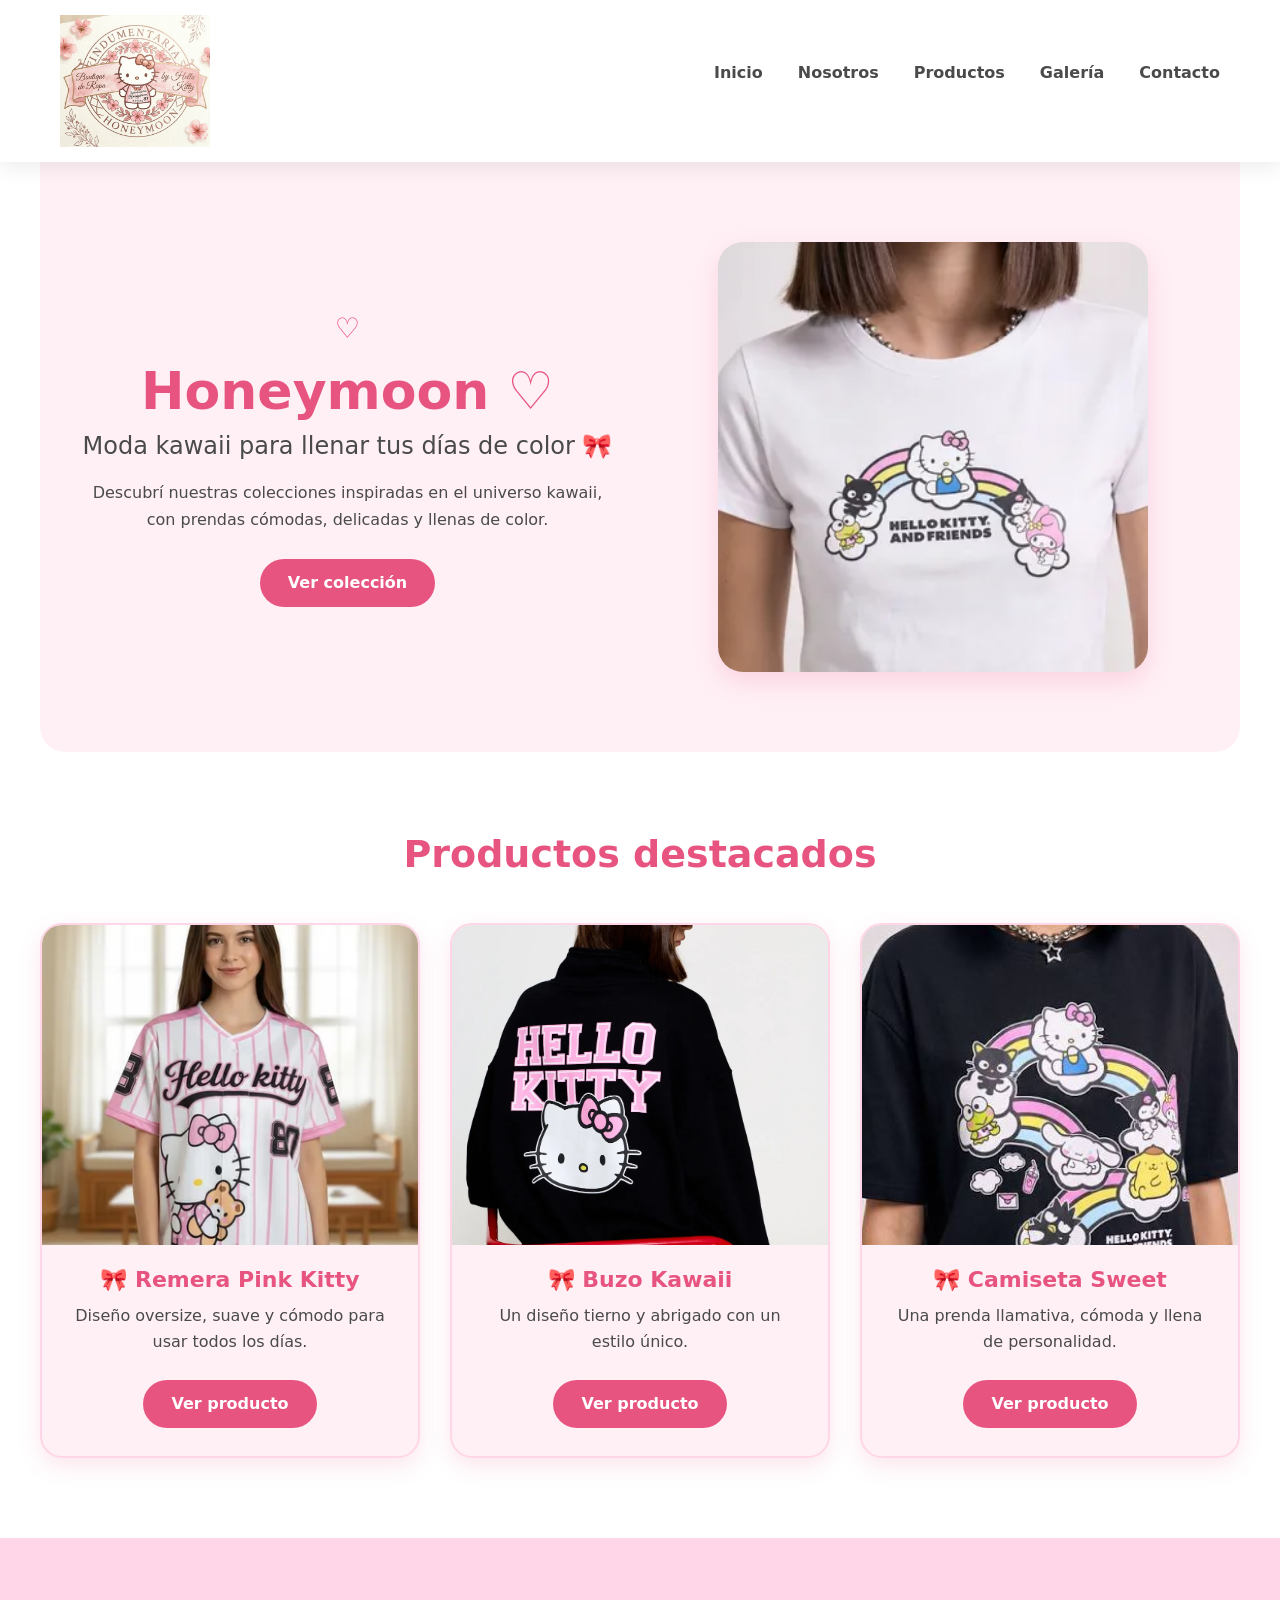
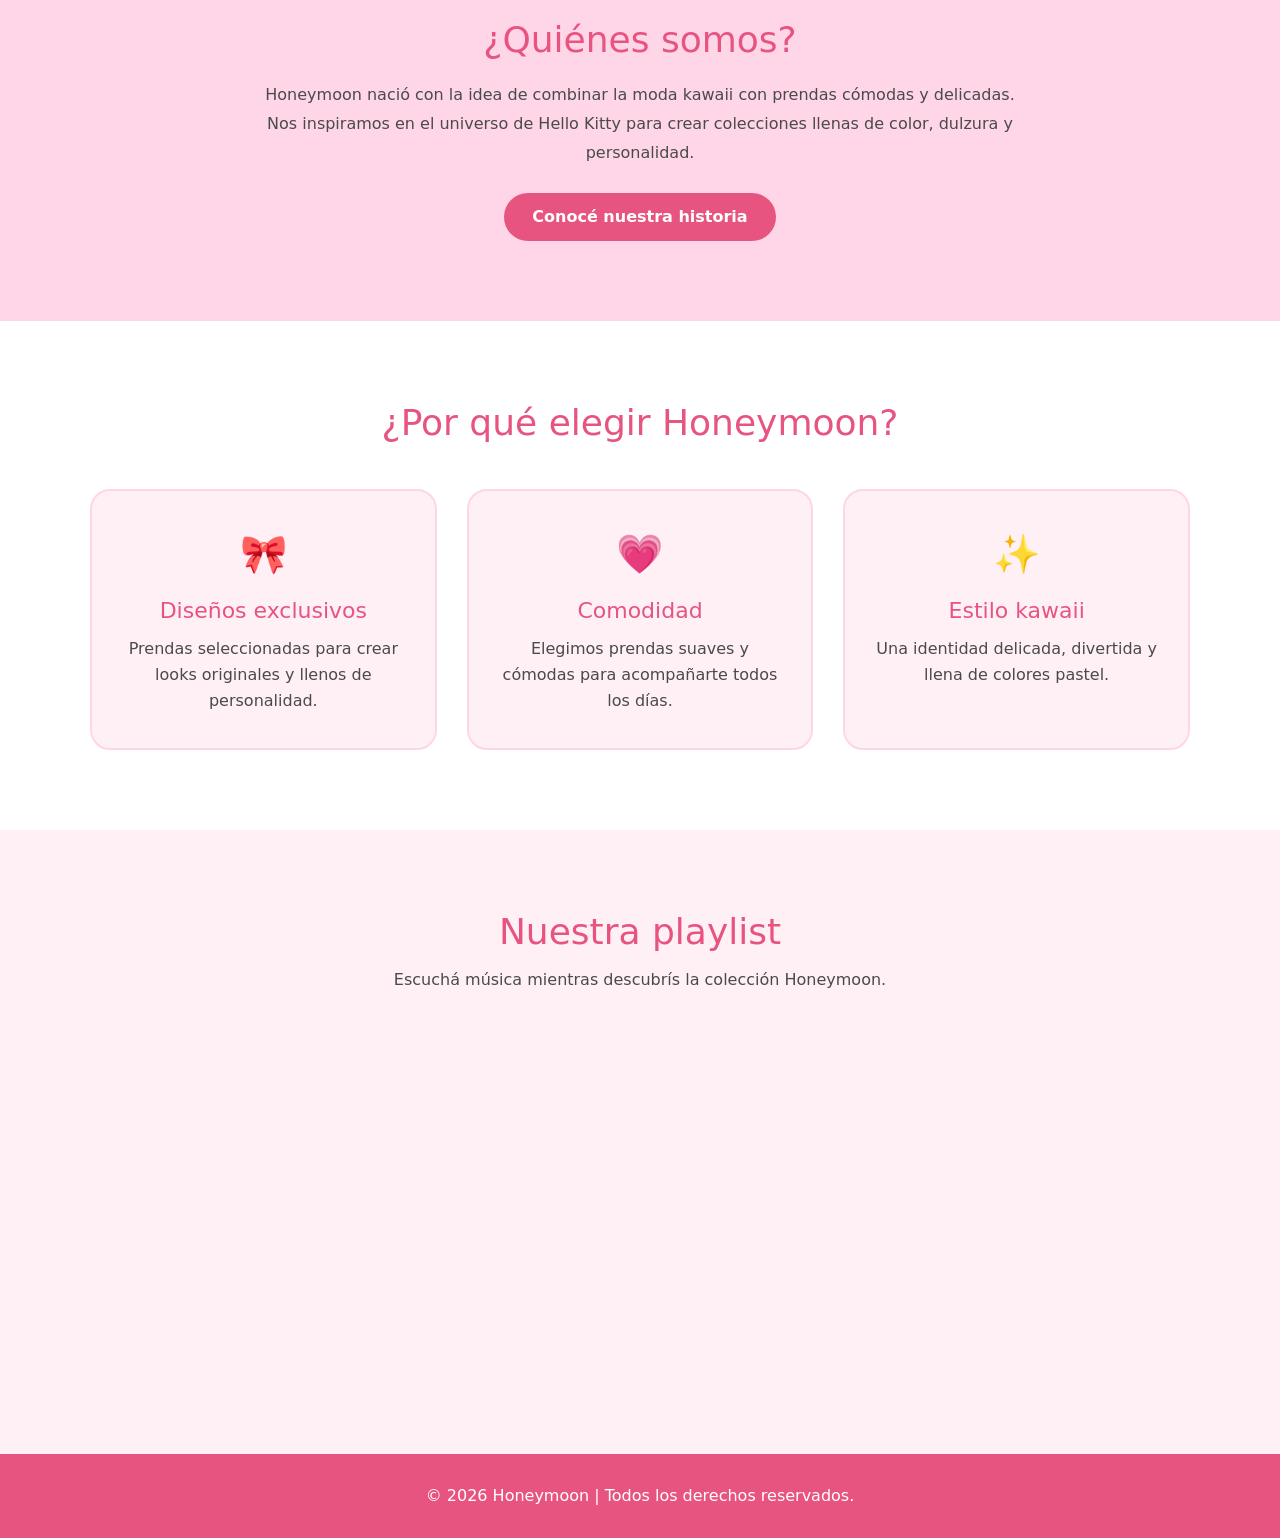
<file: page/index.html>
<!DOCTYPE html>
<html lang="es">

<head>
<link rel="icon" type="image/svg+xml" href="data:image/svg+xml,<svg xmlns='http://www.w3.org/2000/svg' viewBox='0 0 100 100'><path d='M50 85 C22 62 10 44 10 28 A 20 20 0 0 1 50 20 A 20 20 0 0 1 90 28 C 90 44 78 62 50 85 Z' fill='%23ff8da1' stroke='%232a2a2a' stroke-width='6' stroke-linejoin='round'/></svg>">
    <meta charset="UTF-8">

    <meta name="viewport"
        content="width=device-width, initial-scale=1.0">

    <meta name="description"
        content="Honeymoon es una marca de moda kawaii con prendas y accesorios inspirados en el universo de Hello Kitty.">

    <meta name="keywords"
        content="Honeymoon, ropa kawaii, Hello Kitty, moda rosa, remeras, buzos, pijamas">

    <meta name="author"
        content="Florencia Bagnis">

    <title>Honeymoon | Moda kawaii</title>

    <link rel="preconnect"
        href="https://fonts.googleapis.com">

    <link rel="preconnect"
        href="https://fonts.gstatic.com"
        crossorigin>

    <link
        href="https://fonts.googleapis.com/css2?family=Poppins:wght@300;400;600;700&display=swap"
        rel="stylesheet">

    <link
        href="https://cdn.jsdelivr.net/npm/bootstrap@5.3.7/dist/css/bootstrap.min.css"
        rel="stylesheet">

    <link rel="stylesheet"
        href="./scss/style.css">
</head>

<body>

    <header class="header">

        <div class="logo">

            <a href="index.html"
                aria-label="Ir a la página de inicio">

                <img src="./img/logo.png"
                    alt="Logo de Honeymoon">

            </a>

        </div>

        <nav class="navbar"
            aria-label="Navegación principal">

            <ul>

                <li>
                    <a href="index.html">
                        Inicio
                    </a>
                </li>

                <li>
                    <a href="nosotros.html">
                        Nosotros
                    </a>
                </li>

                <li>
                    <a href="productos.html">
                        Productos
                    </a>
                </li>

                <li>
                    <a href="galeria.html">
                        Galería
                    </a>
                </li>

                <li>
                    <a href="contacto.html">
                        Contacto
                    </a>
                </li>

            </ul>

        </nav>

    </header>

    <main>

        <section class="hero">

            <div class="hero-contenido">

                <span class="decoracion">
                    ♡
                </span>

                <h1>
                    Honeymoon ♡
                </h1>

                <h2>
                    Moda kawaii para llenar tus días de color 🎀
                </h2>

                <p>
                    Descubrí nuestras colecciones inspiradas en el universo
                    kawaii, con prendas cómodas, delicadas y llenas de color.
                </p>

                <a href="productos.html"
                    class="btn">

                    Ver colección

                </a>

            </div>

            <div class="hero-imagen">

                <img src="./img/Remera1.webp"
                    alt="Modelo utilizando una remera blanca inspirada en Hello Kitty">

            </div>

        </section>

        <section class="productos-destacados">

            <h2>
                Productos destacados
            </h2>

            <div class="contenedor-productos">

                <article class="tarjeta-producto">

                    <img src="./img/imagen.webp"
                        alt="Remera rosa inspirada en Hello Kitty"
                        loading="lazy">

                    <h3>
                        🎀 Remera Pink Kitty
                    </h3>

                    <p>
                        Diseño oversize, suave y cómodo para usar todos los días.
                    </p>

                    <a href="productos.html"
                        class="btn">

                        Ver producto

                    </a>

                </article>

                <article class="tarjeta-producto">

                    <img src="./img/Buzo1.webp"
                        alt="Buzo negro de estilo kawaii"
                        loading="lazy">

                    <h3>
                        🎀 Buzo Kawaii
                    </h3>

                    <p>
                        Un diseño tierno y abrigado con un estilo único.
                    </p>

                    <a href="productos.html"
                        class="btn">

                        Ver producto

                    </a>

                </article>

                <article class="tarjeta-producto">

                    <img src="./img/Remera2.jfif"
                        alt="Camiseta negra inspirada en Hello Kitty"
                        loading="lazy">

                    <h3>
                        🎀 Camiseta Sweet
                    </h3>

                    <p>
                        Una prenda llamativa, cómoda y llena de personalidad.
                    </p>

                    <a href="productos.html"
                        class="btn">

                        Ver producto

                    </a>

                </article>

            </div>

        </section>

        <section class="inicio-nosotros">

            <div class="contenido-nosotros">

                <h2>
                    ¿Quiénes somos?
                </h2>

                <p>
                    Honeymoon nació con la idea de combinar la moda kawaii
                    con prendas cómodas y delicadas. Nos inspiramos en el
                    universo de Hello Kitty para crear colecciones llenas
                    de color, dulzura y personalidad.
                </p>

                <a href="nosotros.html"
                    class="btn">

                    Conocé nuestra historia

                </a>

            </div>

        </section>

        <section class="beneficios">

            <h2>
                ¿Por qué elegir Honeymoon?
            </h2>

            <div class="contenedor-beneficios">

                <article class="beneficio">

                    <span aria-hidden="true">
                        🎀
                    </span>

                    <h3>
                        Diseños exclusivos
                    </h3>

                    <p>
                        Prendas seleccionadas para crear looks originales
                        y llenos de personalidad.
                    </p>

                </article>

                <article class="beneficio">

                    <span aria-hidden="true">
                        💗
                    </span>

                    <h3>
                        Comodidad
                    </h3>

                    <p>
                        Elegimos prendas suaves y cómodas para acompañarte
                        todos los días.
                    </p>

                </article>

                <article class="beneficio">

                    <span aria-hidden="true">
                        ✨
                    </span>

                    <h3>
                        Estilo kawaii
                    </h3>

                    <p>
                        Una identidad delicada, divertida y llena de colores
                        pastel.
                    </p>

                </article>

            </div>

        </section>

        <section class="spotify">

            <div class="spotify-contenido">

                <h2>
                    Nuestra playlist
                </h2>

                <p>
                    Escuchá música mientras descubrís la colección Honeymoon.
                </p>

                <iframe
                    src="https://open.spotify.com/embed/playlist/37i9dQZF1DX4uPi2roRUwU"
                    width="100%"
                    height="352"
                    allowfullscreen
                    allow="autoplay; clipboard-write; encrypted-media; fullscreen; picture-in-picture"
                    loading="lazy"
                    title="Playlist de Spotify de Honeymoon">
                </iframe>

            </div>

        </section>

    </main>

    <footer>

        <p>
            © 2026 Honeymoon | Todos los derechos reservados.
        </p>

    </footer>

    <script
        src="https://cdn.jsdelivr.net/npm/bootstrap@5.3.7/dist/js/bootstrap.bundle.min.js">
    </script>

</body>

</html>
</file>
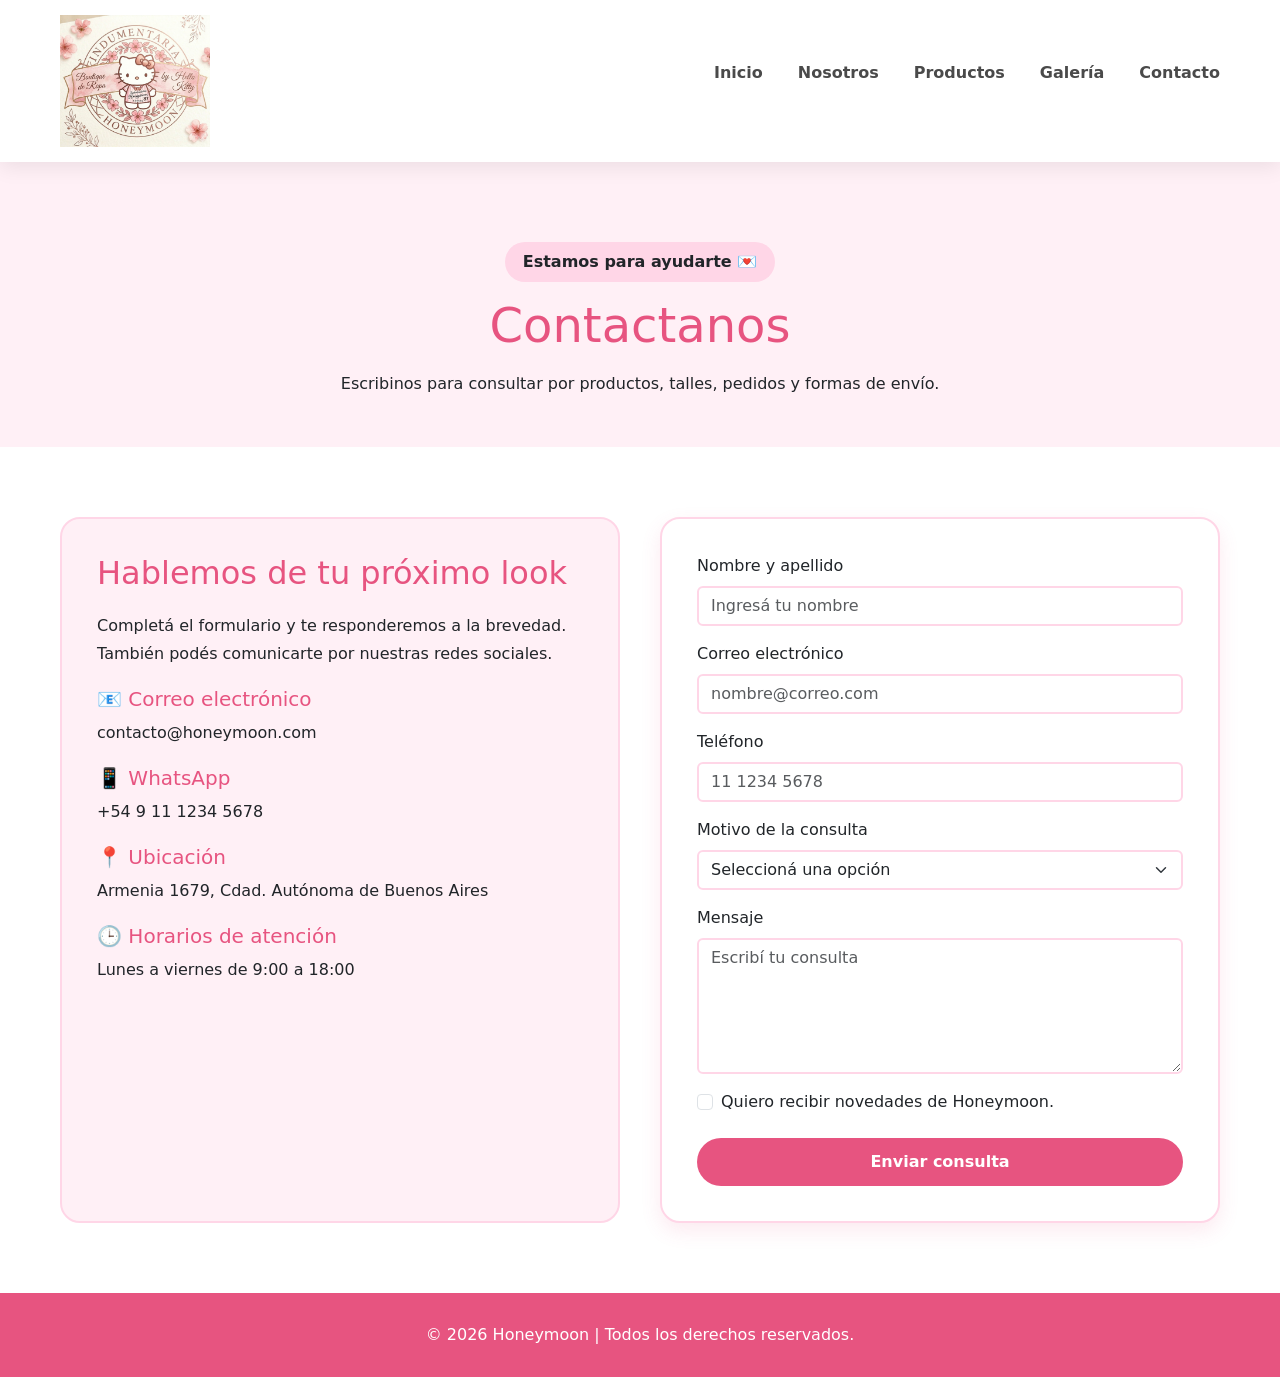
<file: page/contacto.html>
<!DOCTYPE html>
<html lang="es">

<head>
    <meta charset="UTF-8">

    <meta name="viewport"
        content="width=device-width, initial-scale=1.0">

    <meta name="description"
        content="Contactate con Honeymoon para consultar por productos, talles, pedidos y envíos de nuestra colección kawaii.">

    <meta name="author"
        content="Florencia Bagnis">

    <title>Honeymoon | Contacto</title>

    <link rel="preconnect"
        href="https://fonts.googleapis.com">

    <link rel="preconnect"
        href="https://fonts.gstatic.com"
        crossorigin>

    <link
        href="https://fonts.googleapis.com/css2?family=Poppins:wght@300;400;600;700&display=swap"
        rel="stylesheet">

    <link
        href="https://cdn.jsdelivr.net/npm/bootstrap@5.3.7/dist/css/bootstrap.min.css"
        rel="stylesheet">

    <link rel="stylesheet"
        href="./scss/style.css">
</head>

<body>

    <header class="header">

        <div class="logo">

            <a href="index.html"
                aria-label="Ir a la página de inicio">

                <img src="./img/logo.png"
                    alt="Logo de Honeymoon">

            </a>

        </div>

        <nav class="navbar"
            aria-label="Navegación principal">

            <ul>

                <li>
                    <a href="index.html">
                        Inicio
                    </a>
                </li>

                <li>
                    <a href="nosotros.html">
                        Nosotros
                    </a>
                </li>

                <li>
                    <a href="productos.html">
                        Productos
                    </a>
                </li>

                <li>
                    <a href="galeria.html">
                        Galería
                    </a>
                </li>

                <li>
                    <a href="contacto.html"
                        aria-current="page">
                        Contacto
                    </a>
                </li>

            </ul>

        </nav>

    </header>

    <main>

        <section class="encabezado-contacto">

            <span>
                Estamos para ayudarte 💌
            </span>

            <h1>
                Contactanos
            </h1>

            <p>
                Escribinos para consultar por productos, talles, pedidos
                y formas de envío.
            </p>

        </section>

        <section class="seccion-contacto">

            <div class="informacion-contacto">

                <h2>
                    Hablemos de tu próximo look
                </h2>

                <p>
                    Completá el formulario y te responderemos a la brevedad.
                    También podés comunicarte por nuestras redes sociales.
                </p>

                <div class="dato-contacto">

                    <h3>
                        📧 Correo electrónico
                    </h3>

                    <p>
                        contacto@honeymoon.com
                    </p>

                </div>

                <div class="dato-contacto">

                    <h3>
                        📱 WhatsApp
                    </h3>

                    <p>
                        +54 9 11 1234 5678
                    </p>

                </div>

                <div class="dato-contacto">

                    <h3>
                        📍 Ubicación
                    </h3>

                    <p>
                        Armenia 1679, Cdad. Autónoma de Buenos Aires
                    </p>

                </div>

                <div class="dato-contacto">

                    <h3>
                        🕒 Horarios de atención
                    </h3>

                    <p>
                        Lunes a viernes de 9:00 a 18:00
                    </p>

                </div>

            </div>

            <div class="contenedor-formulario">

                <form class="formulario-contacto"
                    action="#"
                    method="post">

                    <div class="mb-3">

                        <label for="nombre"
                            class="form-label">

                            Nombre y apellido

                        </label>

                        <input type="text"
                            class="form-control"
                            id="nombre"
                            name="nombre"
                            placeholder="Ingresá tu nombre"
                            autocomplete="name"
                            required>

                    </div>

                    <div class="mb-3">

                        <label for="email"
                            class="form-label">

                            Correo electrónico

                        </label>

                        <input type="email"
                            class="form-control"
                            id="email"
                            name="email"
                            placeholder="nombre@correo.com"
                            autocomplete="email"
                            required>

                    </div>

                    <div class="mb-3">

                        <label for="telefono"
                            class="form-label">

                            Teléfono

                        </label>

                        <input type="tel"
                            class="form-control"
                            id="telefono"
                            name="telefono"
                            placeholder="11 1234 5678"
                            autocomplete="tel">

                    </div>

                    <div class="mb-3">

                        <label for="consulta"
                            class="form-label">

                            Motivo de la consulta

                        </label>

                        <select class="form-select"
                            id="consulta"
                            name="consulta"
                            required>

                            <option value=""
                                selected
                                disabled>
                                Seleccioná una opción
                            </option>

                            <option value="producto">
                                Consulta por un producto
                            </option>

                            <option value="talle">
                                Consulta por un talle
                            </option>

                            <option value="pedido">
                                Estado de un pedido
                            </option>

                            <option value="envio">
                                Formas de envío
                            </option>

                            <option value="otro">
                                Otra consulta
                            </option>

                        </select>

                    </div>

                    <div class="mb-3">

                        <label for="mensaje"
                            class="form-label">

                            Mensaje

                        </label>

                        <textarea class="form-control"
                            id="mensaje"
                            name="mensaje"
                            rows="5"
                            placeholder="Escribí tu consulta"
                            required></textarea>

                    </div>

                    <div class="form-check mb-4">

                        <input class="form-check-input"
                            type="checkbox"
                            id="novedades"
                            name="novedades">

                        <label class="form-check-label"
                            for="novedades">

                            Quiero recibir novedades de Honeymoon.

                        </label>

                    </div>

                    <button type="submit"
                        class="btn boton-enviar">

                        Enviar consulta

                    </button>

                </form>

            </div>

        </section>

    </main>

    <footer>

        <p>
            © 2026 Honeymoon | Todos los derechos reservados.
        </p>

    </footer>

    <script
        src="https://cdn.jsdelivr.net/npm/bootstrap@5.3.7/dist/js/bootstrap.bundle.min.js">
    </script>

</body>

</html>
</file>
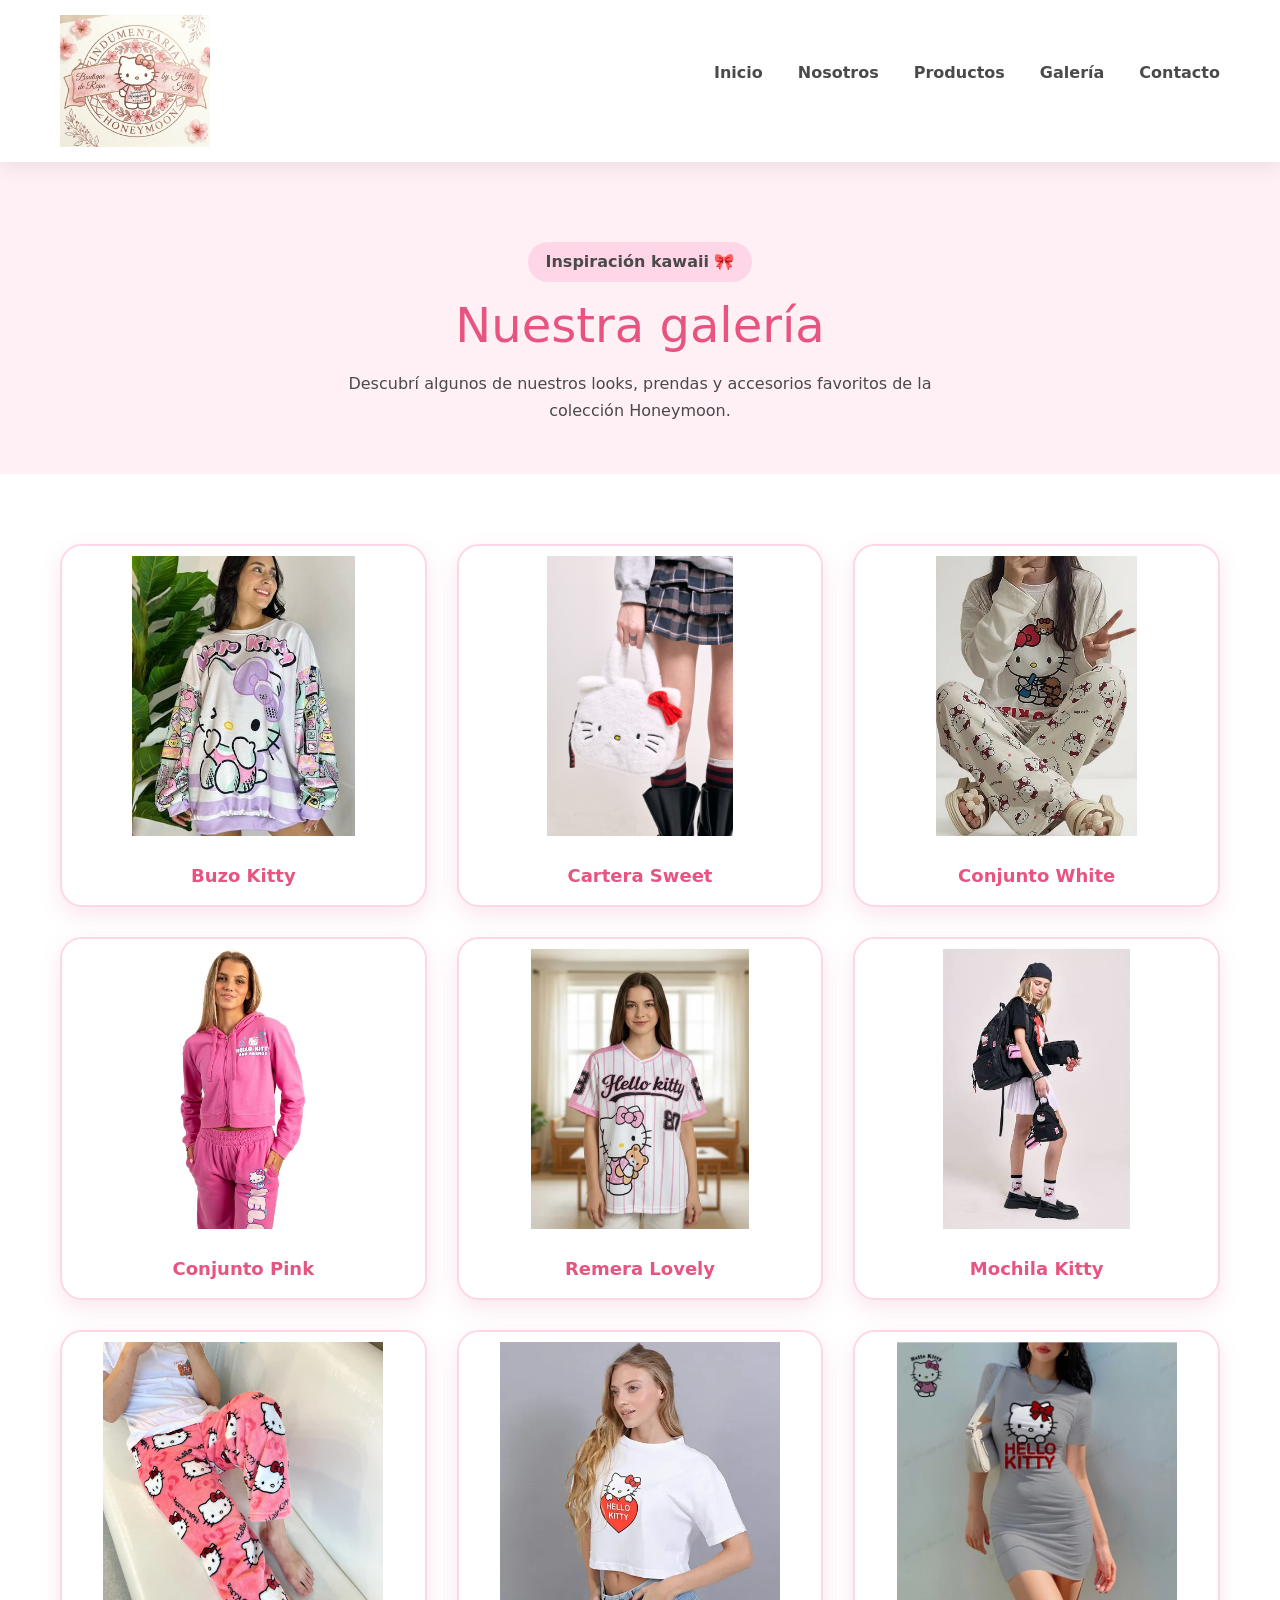
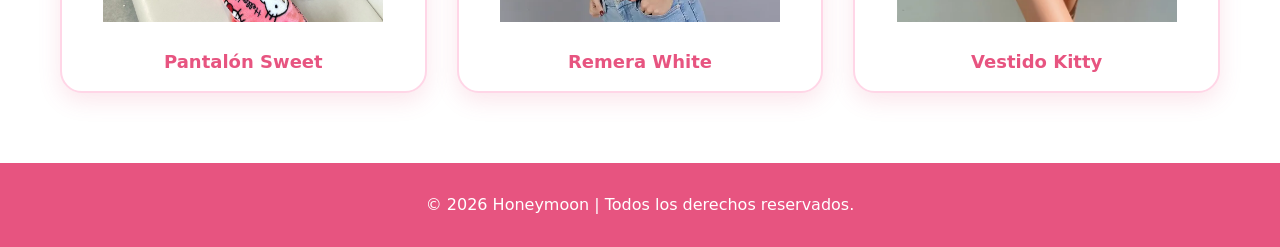
<file: page/galeria.html>
<!DOCTYPE html>
<html lang="es">

<head>
    <meta charset="UTF-8">
    <meta name="viewport" content="width=device-width, initial-scale=1.0">

    <meta name="description"
        content="Conocé la galería de Honeymoon y descubrí prendas y accesorios kawaii inspirados en Hello Kitty.">

    <title>Honeymoon - Galería</title>

    <link rel="preconnect" href="https://fonts.googleapis.com">
    <link rel="preconnect" href="https://fonts.gstatic.com" crossorigin>

    <link
        href="https://fonts.googleapis.com/css2?family=Poppins:wght@300;400;600;700&display=swap"
        rel="stylesheet">

    <link
        href="https://cdn.jsdelivr.net/npm/bootstrap@5.3.7/dist/css/bootstrap.min.css"
        rel="stylesheet">

    <link rel="stylesheet" href="./scss/style.css">
</head>

<body>

    <header class="header">

        <div class="logo">
            <a href="index.html">
                <img src="./img/logo.png" alt="Logo de Honeymoon">
            </a>
        </div>

        <nav class="navbar" aria-label="Navegación principal">
            <ul>
                <li><a href="index.html">Inicio</a></li>
                <li><a href="nosotros.html">Nosotros</a></li>
                <li><a href="productos.html">Productos</a></li>
                <li><a href="galeria.html">Galería</a></li>
                <li><a href="contacto.html">Contacto</a></li>
            </ul>
        </nav>

    </header>

    <main>

        <section class="encabezado-galeria">

            <span>Inspiración kawaii 🎀</span>

            <h1>Nuestra galería</h1>

            <p>
                Descubrí algunos de nuestros looks, prendas y accesorios
                favoritos de la colección Honeymoon.
            </p>

        </section>

        <section class="galeria-grid">

            <figure class="galeria-item">
                <img src="./img/Buzo2.jfif"
                    alt="Buzo negro inspirado en Hello Kitty"
                    loading="lazy">
                <figcaption>Buzo Kitty</figcaption>
            </figure>

            <figure class="galeria-item">
                <img src="./img/cartera.jpg"
                    alt="Cartera blanca con diseño de Hello Kitty"
                    loading="lazy">
                <figcaption>Cartera Sweet</figcaption>
            </figure>

            <figure class="galeria-item">
                <img src="./img/conjunto blanco.webp"
                    alt="Conjunto blanco con estampado kawaii"
                    loading="lazy">
                <figcaption>Conjunto White</figcaption>
            </figure>

            <figure class="galeria-item">
                <img src="./img/conjunto.jpg"
                    alt="Conjunto rosa de estilo kawaii"
                    loading="lazy">
                <figcaption>Conjunto Pink</figcaption>
            </figure>

            <figure class="galeria-item">
                <img src="./img/imagen.webp"
                    alt="Remera rosa de Hello Kitty"
                    loading="lazy">
                <figcaption>Remera Lovely</figcaption>
            </figure>

            <figure class="galeria-item">
                <img src="./img/mochila.jfif"
                    alt="Mochila de estilo kawaii"
                    loading="lazy">
                <figcaption>Mochila Kitty</figcaption>
            </figure>

            <figure class="galeria-item">
                <img src="./img/pantalon.jfif"
                    alt="Pantalón rosa con estampado de Hello Kitty"
                    loading="lazy">
                <figcaption>Pantalón Sweet</figcaption>
            </figure>

            <figure class="galeria-item">
                <img src="./img/remera.webp"
                    alt="Remera blanca con diseño kawaii"
                    loading="lazy">
                <figcaption>Remera White</figcaption>
            </figure>

            <figure class="galeria-item">
                <img src="./img/vestido.webp"
                    alt="Vestido gris inspirado en Hello Kitty"
                    loading="lazy">
                <figcaption>Vestido Kitty</figcaption>
            </figure>

        </section>

    </main>

    <footer>
        <p>© 2026 Honeymoon | Todos los derechos reservados.</p>
    </footer>

    <script
        src="https://cdn.jsdelivr.net/npm/bootstrap@5.3.7/dist/js/bootstrap.bundle.min.js">
    </script>

</body>

</html>
</file>
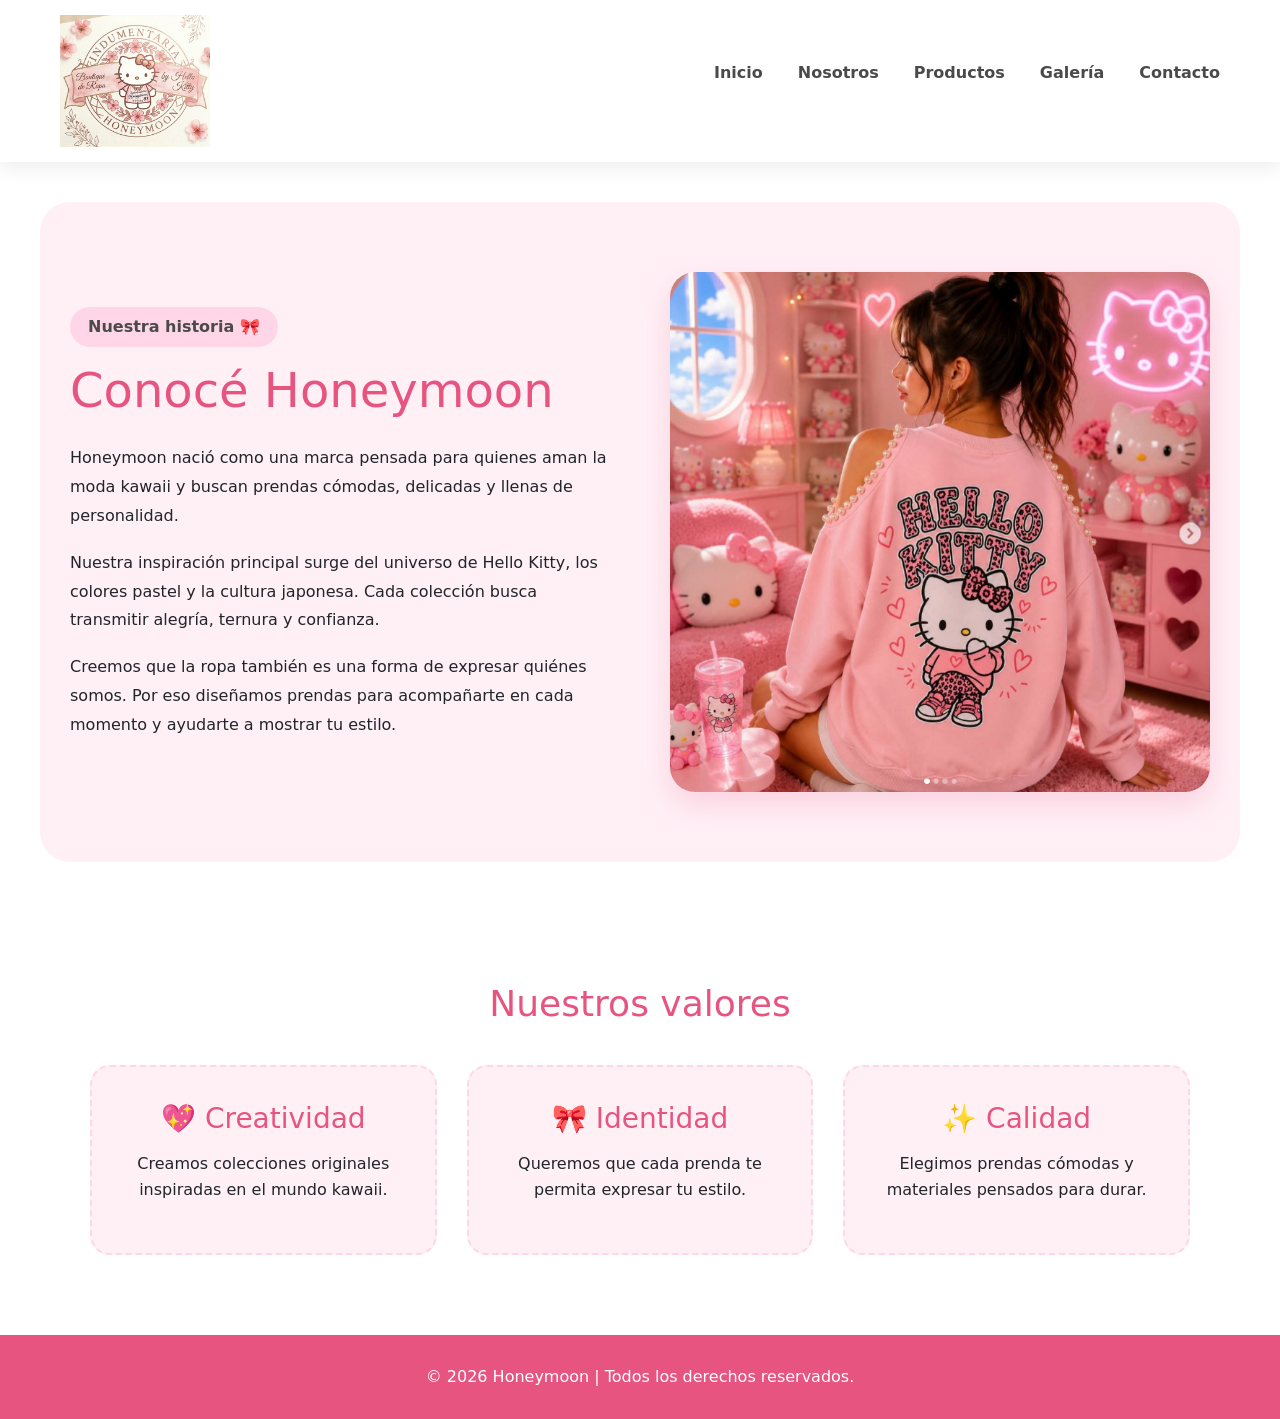
<file: page/nosotros.html>
<!DOCTYPE html>
<html lang="es">

<head>
    <meta charset="UTF-8">

    <meta name="viewport"
        content="width=device-width, initial-scale=1.0">

    <meta name="description"
        content="Conocé la historia de Honeymoon, una marca de ropa kawaii inspirada en Hello Kitty.">

    <meta name="author"
        content="Florencia Bagnis">

    <title>Honeymoon | Nosotros</title>

    <link rel="preconnect"
        href="https://fonts.googleapis.com">

    <link rel="preconnect"
        href="https://fonts.gstatic.com"
        crossorigin>

    <link
        href="https://fonts.googleapis.com/css2?family=Poppins:wght@300;400;600;700&display=swap"
        rel="stylesheet">

    <link
        href="https://cdn.jsdelivr.net/npm/bootstrap@5.3.7/dist/css/bootstrap.min.css"
        rel="stylesheet">

    <link rel="stylesheet"
        href="./scss/style.css">
</head>

<body>

    <header class="header">

        <div class="logo">

            <a href="index.html"
                aria-label="Ir a la página de inicio">

                <img src="./img/logo.png"
                    alt="Logo de Honeymoon">

            </a>

        </div>

        <nav class="navbar"
            aria-label="Navegación principal">

            <ul>

                <li>
                    <a href="index.html">
                        Inicio
                    </a>
                </li>

                <li>
                    <a href="nosotros.html"
                        aria-current="page">
                        Nosotros
                    </a>
                </li>

                <li>
                    <a href="productos.html">
                        Productos
                    </a>
                </li>

                <li>
                    <a href="galeria.html">
                        Galería
                    </a>
                </li>

                <li>
                    <a href="contacto.html">
                        Contacto
                    </a>
                </li>

            </ul>

        </nav>

    </header>

    <main>

        <section class="pagina-nosotros">

            <div class="nosotros-texto">

                <span class="etiqueta">
                    Nuestra historia 🎀
                </span>

                <h1>
                    Conocé Honeymoon
                </h1>

                <p>
                    Honeymoon nació como una marca pensada para quienes aman
                    la moda kawaii y buscan prendas cómodas, delicadas y llenas
                    de personalidad.
                </p>

                <p>
                    Nuestra inspiración principal surge del universo de Hello
                    Kitty, los colores pastel y la cultura japonesa. Cada
                    colección busca transmitir alegría, ternura y confianza.
                </p>

                <p>
                    Creemos que la ropa también es una forma de expresar quiénes
                    somos. Por eso diseñamos prendas para acompañarte en cada
                    momento y ayudarte a mostrar tu estilo.
                </p>

            </div>

            <div class="nosotros-imagen">

                <img src="./img/hellokitty.png"
                    alt="Modelo usando un buzo rosa de estilo kawaii inspirado en Hello Kitty"
                    loading="lazy">

            </div>

        </section>

        <section class="valores">

            <h2>
                Nuestros valores
            </h2>

            <div class="valores-grid">

                <article>

                    <h3>
                        💖 Creatividad
                    </h3>

                    <p>
                        Creamos colecciones originales inspiradas en el mundo
                        kawaii.
                    </p>

                </article>

                <article>

                    <h3>
                        🎀 Identidad
                    </h3>

                    <p>
                        Queremos que cada prenda te permita expresar tu estilo.
                    </p>

                </article>

                <article>

                    <h3>
                        ✨ Calidad
                    </h3>

                    <p>
                        Elegimos prendas cómodas y materiales pensados para
                        durar.
                    </p>

                </article>

            </div>

        </section>

    </main>

    <footer>

        <p>
            © 2026 Honeymoon | Todos los derechos reservados.
        </p>

    </footer>

    <script
        src="https://cdn.jsdelivr.net/npm/bootstrap@5.3.7/dist/js/bootstrap.bundle.min.js">
    </script>

</body>

</html>
</file>
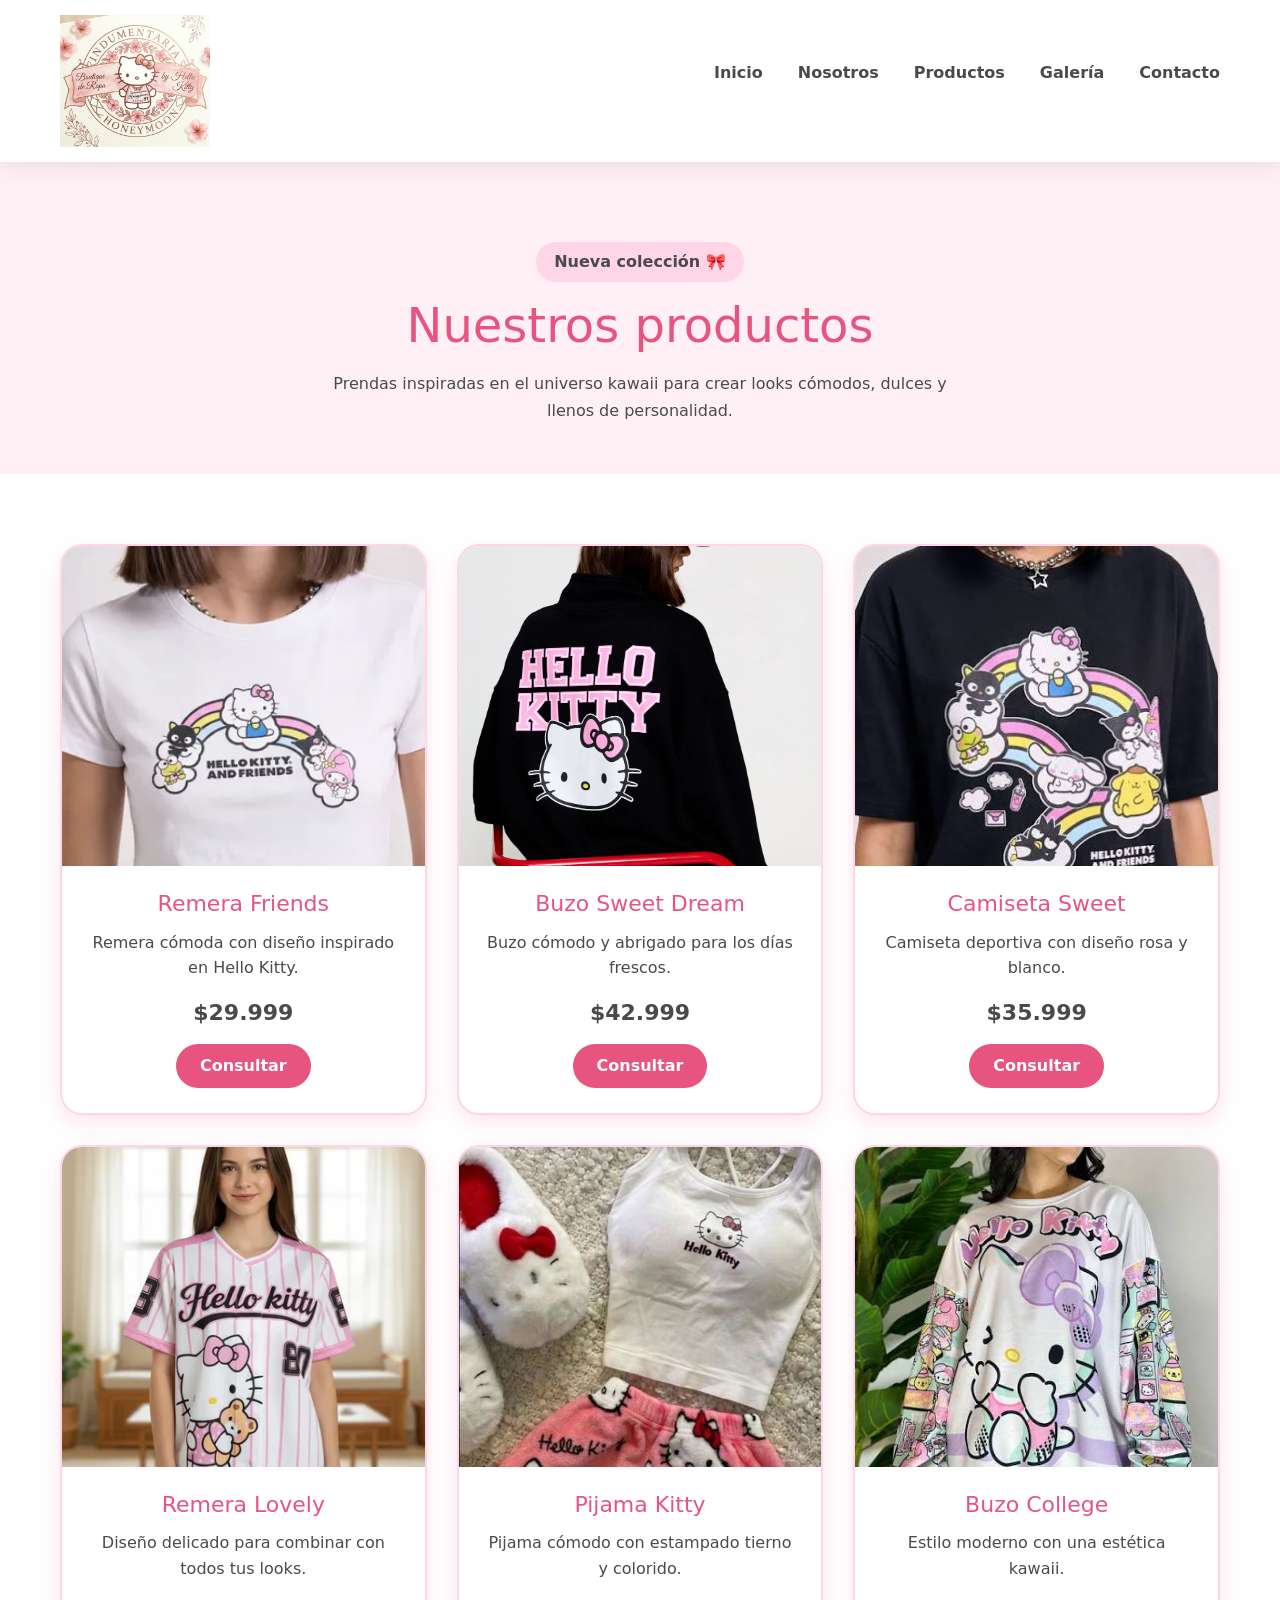
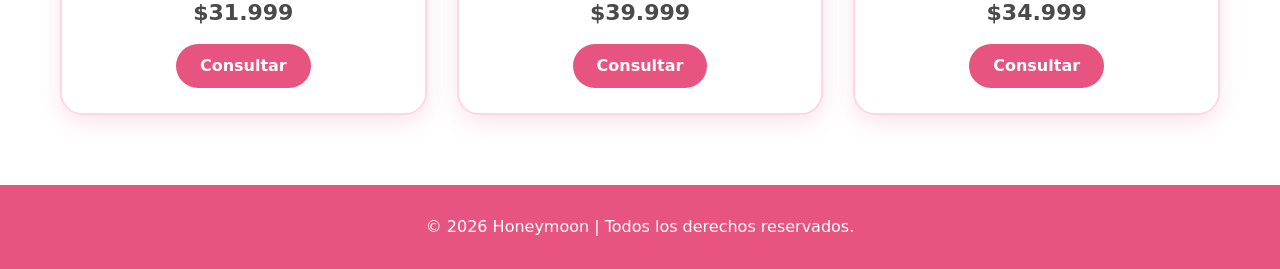
<file: page/productos.html>
<!DOCTYPE html>
<html lang="es">

<head>
    <meta charset="UTF-8">
    <meta name="viewport" content="width=device-width, initial-scale=1.0">

    <meta name="description"
        content="Descubrí los productos de Honeymoon, una colección de ropa kawaii inspirada en Hello Kitty.">

    <title>Honeymoon - Productos</title>

    <link rel="preconnect" href="https://fonts.googleapis.com">
    <link rel="preconnect" href="https://fonts.gstatic.com" crossorigin>

    <link href="https://fonts.googleapis.com/css2?family=Poppins:wght@300;400;600;700&display=swap"
        rel="stylesheet">

    <link href="https://cdn.jsdelivr.net/npm/bootstrap@5.3.7/dist/css/bootstrap.min.css"
        rel="stylesheet">

    <link rel="stylesheet" href="./scss/style.css">
</head>

<body>

    <header class="header">

        <div class="logo">
            <a href="index.html">
                <img src="./img/logo.png" alt="Logo de Honeymoon">
            </a>
        </div>

        <nav class="navbar" aria-label="Navegación principal">
            <ul>
                <li><a href="index.html">Inicio</a></li>
                <li><a href="nosotros.html">Nosotros</a></li>
                <li><a href="productos.html">Productos</a></li>
                <li><a href="galeria.html">Galería</a></li>
                <li><a href="contacto.html">Contacto</a></li>
            </ul>
        </nav>

    </header>

    <main>

        <section class="encabezado-productos">
            <span>Nueva colección 🎀</span>

            <h1>Nuestros productos</h1>

            <p>
                Prendas inspiradas en el universo kawaii para crear looks cómodos,
                dulces y llenos de personalidad.
            </p>
        </section>

        <section class="catalogo-productos">

            <article class="producto">

                <img src="./img/Remera1.webp"
                    alt="Remera blanca inspirada en Hello Kitty">

                <div class="producto-info">

                    <h2>Remera Friends</h2>

                    <p>
                        Remera cómoda con diseño inspirado en Hello Kitty.
                    </p>

                    <span class="precio">$29.999</span>

                    <a href="contacto.html" class="btn">
                        Consultar
                    </a>

                </div>

            </article>

            <article class="producto">

                <img src="./img/Buzo1.webp"
                    alt="Buzo rosa inspirado en Hello Kitty">

                <div class="producto-info">

                    <h2>Buzo Sweet Dream</h2>

                    <p>
                        Buzo cómodo y abrigado para los días frescos.
                    </p>

                    <span class="precio">$42.999</span>

                    <a href="contacto.html" class="btn">
                        Consultar
                    </a>

                </div>

            </article>

            <article class="producto">

                <img src="./img/Remera2.jfif"
                    alt="Remera deportiva rosa">

                <div class="producto-info">

                    <h2>Camiseta Sweet</h2>

                    <p>
                        Camiseta deportiva con diseño rosa y blanco.
                    </p>

                    <span class="precio">$35.999</span>

                    <a href="contacto.html" class="btn">
                        Consultar
                    </a>

                </div>

            </article>

            <article class="producto">

                <img src="./img/Remeron.webp"
                    alt="Remerón kawaii">

                <div class="producto-info">

                    <h2>Remera Lovely</h2>

                    <p>
                        Diseño delicado para combinar con todos tus looks.
                    </p>

                    <span class="precio">$31.999</span>

                    <a href="contacto.html" class="btn">
                        Consultar
                    </a>

                </div>

            </article>

            <article class="producto">

                <img src="./img/Pijama Kitty.jpg"
                    alt="Pijama kawaii">

                <div class="producto-info">

                    <h2>Pijama Kitty</h2>

                    <p>
                        Pijama cómodo con estampado tierno y colorido.
                    </p>

                    <span class="precio">$39.999</span>

                    <a href="contacto.html" class="btn">
                        Consultar
                    </a>

                </div>

            </article>

            <article class="producto">

                <img src="./img/Buzo2.jfif"
                    alt="Buzo College">

                <div class="producto-info">

                    <h2>Buzo College</h2>

                    <p>
                        Estilo moderno con una estética kawaii.
                    </p>

                    <span class="precio">$34.999</span>

                    <a href="contacto.html" class="btn">
                        Consultar
                    </a>

                </div>

            </article>

        </section>

    </main>

    <footer>

        <p>© 2026 Honeymoon | Todos los derechos reservados.</p>

    </footer>

    <script src="https://cdn.jsdelivr.net/npm/bootstrap@5.3.7/dist/js/bootstrap.bundle.min.js"></script>

</body>

</html>
</file>
<file: page/scss/style.css>
.producto {
  border-radius: 20px;
  border: 2px solid #FFD6E7;
  box-shadow: 0 8px 20px rgba(231, 84, 128, 0.12);
}

.header {
  background-color: white;
  display: flex;
  justify-content: space-between;
  align-items: center;
  padding: 15px 60px;
  position: sticky;
  top: 0;
  z-index: 1000;
  box-shadow: 0 5px 20px rgba(0, 0, 0, 0.08);
}

.logo img {
  width: 150px;
}

.navbar ul {
  display: flex;
  list-style: none;
  gap: 35px;
}

.navbar a {
  text-decoration: none;
  color: #4A4A4A;
  font-weight: 600;
  transition: 0.3s;
}

.navbar a:hover {
  color: #E75480;
}

.hero {
  display: grid;
  grid-template-columns: repeat(2, 1fr);
  align-items: center;
  gap: 50px;
  max-width: 1200px;
  margin: 0 auto;
  padding: 80px 40px;
  background-color: #FFF0F6;
  border-radius: 0 0 25px 25px;
}
.hero .hero-contenido {
  text-align: center;
}
.hero .hero-contenido .decoracion {
  display: inline-block;
  margin-bottom: 10px;
  color: #E75480;
  font-size: 28px;
}
.hero .hero-contenido h1 {
  margin-bottom: 10px;
  color: #E75480;
  font-size: 52px;
  font-weight: 700;
}
.hero .hero-contenido h2 {
  margin-bottom: 18px;
  color: #4A4A4A;
  font-size: 24px;
}
.hero .hero-contenido p {
  max-width: 520px;
  margin: 0 auto 25px;
  color: #4A4A4A;
  line-height: 1.7;
}
.hero .hero-imagen {
  display: flex;
  justify-content: center;
}
.hero .hero-imagen img {
  display: block;
  width: 100%;
  max-width: 430px;
  height: 430px;
  -o-object-fit: cover;
     object-fit: cover;
  border-radius: 25px;
  box-shadow: 0 10px 25px rgba(231, 84, 128, 0.18);
}

.btn {
  display: inline-block;
  padding: 12px 28px;
  background-color: #E75480;
  border: none;
  border-radius: 25px;
  color: #FFFFFF;
  font-weight: 600;
  text-decoration: none;
  transition: transform 0.3s ease, background-color 0.3s ease;
}
.btn:hover {
  background-color: #d94370;
  color: #FFFFFF;
  transform: scale(1.05);
}

.productos-destacados {
  padding: 80px 20px;
  background-color: #FFFFFF;
}
.productos-destacados > h2 {
  margin-bottom: 45px;
  color: #E75480;
  font-size: 38px;
  font-weight: 700;
  text-align: center;
}

.contenedor-productos {
  display: grid;
  grid-template-columns: repeat(3, 1fr);
  align-items: stretch;
  gap: 30px;
  width: 100%;
  max-width: 1200px;
  margin: 0 auto;
}

.tarjeta-producto {
  display: flex;
  flex-direction: column;
  overflow: hidden;
  width: 100%;
  min-width: 0;
  margin: 0;
  background-color: #FFF0F6;
  border: 2px solid #FFD6E7;
  border-radius: 22px;
  box-shadow: 0 8px 22px rgba(231, 84, 128, 0.15);
  text-align: center;
  transition: transform 0.3s ease, box-shadow 0.3s ease;
}
.tarjeta-producto img {
  display: block;
  width: 100%;
  height: 320px;
  margin: 0;
  padding: 0;
  -o-object-fit: cover;
     object-fit: cover;
  -o-object-position: center;
     object-position: center;
}
.tarjeta-producto h3 {
  margin: 22px 20px 10px;
  color: #E75480;
  font-size: 22px;
  font-weight: 600;
}
.tarjeta-producto p {
  min-height: 55px;
  margin: 0;
  padding: 0 25px;
  color: #4A4A4A;
  line-height: 1.6;
}
.tarjeta-producto .btn {
  align-self: center;
  margin: 22px 0 28px;
}
.tarjeta-producto:hover {
  transform: translateY(-7px);
  box-shadow: 0 14px 30px rgba(231, 84, 128, 0.25);
}

.inicio-nosotros {
  padding: 80px 20px;
  background-color: #FFD6E7;
  text-align: center;
}
.inicio-nosotros .contenido-nosotros {
  max-width: 760px;
  margin: 0 auto;
}
.inicio-nosotros .contenido-nosotros h2 {
  margin-bottom: 20px;
  color: #E75480;
  font-size: 36px;
}
.inicio-nosotros .contenido-nosotros p {
  margin-bottom: 25px;
  color: #4A4A4A;
  line-height: 1.8;
}

.beneficios {
  padding: 80px 20px;
  background-color: #FFFFFF;
}
.beneficios > h2 {
  margin-bottom: 45px;
  color: #E75480;
  font-size: 36px;
  text-align: center;
}

.contenedor-beneficios {
  display: grid;
  grid-template-columns: repeat(3, 1fr);
  gap: 30px;
  max-width: 1100px;
  margin: 0 auto;
}

.beneficio {
  padding: 35px 25px;
  background-color: #FFF0F6;
  border: 2px solid #FFD6E7;
  border-radius: 20px;
  text-align: center;
  transition: transform 0.3s ease;
}
.beneficio span {
  display: block;
  margin-bottom: 15px;
  font-size: 38px;
}
.beneficio h3 {
  margin-bottom: 12px;
  color: #E75480;
  font-size: 22px;
}
.beneficio p {
  margin: 0;
  color: #4A4A4A;
  line-height: 1.6;
}
.beneficio:hover {
  transform: translateY(-6px);
}

.spotify {
  padding: 80px 20px;
  background-color: #FFF0F6;
}
.spotify .spotify-contenido {
  max-width: 900px;
  margin: 0 auto;
  text-align: center;
}
.spotify .spotify-contenido h2 {
  margin-bottom: 15px;
  color: #E75480;
  font-size: 36px;
}
.spotify .spotify-contenido p {
  margin-bottom: 30px;
  color: #4A4A4A;
}
.spotify .spotify-contenido iframe {
  display: block;
  width: 100%;
  border: none;
  border-radius: 20px;
}

@media (max-width: 992px) {
  .hero {
    grid-template-columns: 1fr;
    padding: 65px 30px;
  }
  .hero .hero-imagen img {
    max-width: 500px;
    height: 400px;
  }
  .contenedor-productos {
    grid-template-columns: repeat(2, 1fr);
  }
  .contenedor-beneficios {
    grid-template-columns: repeat(2, 1fr);
  }
}
@media (max-width: 576px) {
  .hero {
    padding: 50px 20px;
  }
  .hero .hero-contenido h1 {
    font-size: 38px;
  }
  .hero .hero-contenido h2 {
    font-size: 20px;
  }
  .hero .hero-imagen img {
    height: 320px;
  }
  .productos-destacados {
    padding: 60px 20px;
  }
  .productos-destacados > h2 {
    font-size: 30px;
  }
  .contenedor-productos {
    grid-template-columns: 1fr;
  }
  .tarjeta-producto img {
    height: 300px;
  }
  .contenedor-beneficios {
    grid-template-columns: 1fr;
  }
  .inicio-nosotros,
  .beneficios,
  .spotify {
    padding: 60px 20px;
  }
}
.pagina-nosotros {
  max-width: 1200px;
  margin: 40px auto;
  padding: 70px 30px;
  display: grid;
  grid-template-columns: 1fr 1fr;
  align-items: center;
  gap: 60px;
  background-color: #FFF0F6;
  border-radius: 30px;
}

.nosotros-texto .etiqueta {
  display: inline-block;
  margin-bottom: 15px;
  padding: 8px 18px;
  background-color: #FFD6E7;
  color: #4A4A4A;
  border-radius: 20px;
  font-weight: 600;
}
.nosotros-texto h1 {
  color: #E75480;
  font-size: 48px;
  margin-bottom: 25px;
}
.nosotros-texto p {
  line-height: 1.8;
  margin-bottom: 18px;
}

.nosotros-imagen img {
  width: 100%;
  max-height: 520px;
  -o-object-fit: cover;
     object-fit: cover;
  border-radius: 25px;
  box-shadow: 0 12px 30px rgba(231, 84, 128, 0.2);
}

.valores {
  padding: 80px 20px;
  text-align: center;
  background-color: #FFFFFF;
}
.valores h2 {
  color: #E75480;
  font-size: 36px;
  margin-bottom: 40px;
}

.valores-grid {
  max-width: 1100px;
  margin: 0 auto;
  display: grid;
  grid-template-columns: repeat(3, 1fr);
  gap: 30px;
}
.valores-grid article {
  padding: 35px 25px;
  background-color: #FFF0F6;
  border: 2px dashed #FFD6E7;
  border-radius: 20px;
  transition: 0.3s;
}
.valores-grid article h3 {
  color: #E75480;
  margin-bottom: 15px;
}
.valores-grid article p {
  line-height: 1.6;
}
.valores-grid article:hover {
  transform: translateY(-8px);
}

.encabezado-productos {
  padding: 80px 20px 50px;
  text-align: center;
  background-color: #FFF0F6;
}
.encabezado-productos span {
  display: inline-block;
  margin-bottom: 15px;
  padding: 8px 18px;
  background-color: #FFD6E7;
  border-radius: 20px;
  color: #4A4A4A;
  font-weight: 600;
}
.encabezado-productos h1 {
  margin-bottom: 15px;
  color: #E75480;
  font-size: 48px;
}
.encabezado-productos p {
  max-width: 650px;
  margin: 0 auto;
  color: #4A4A4A;
  line-height: 1.7;
}

.catalogo-productos {
  display: grid;
  grid-template-columns: repeat(3, 1fr);
  gap: 30px;
  max-width: 1200px;
  margin: 0 auto;
  padding: 70px 20px;
}

.producto {
  overflow: hidden;
  background-color: #FFFFFF;
  border: 2px solid #FFD6E7;
  border-radius: 22px;
  box-shadow: 0 8px 22px rgba(231, 84, 128, 0.15);
  transition: transform 0.3s ease, box-shadow 0.3s ease;
}
.producto .producto .btn {
  background-color: #E75480;
  color: white;
  border: none;
  border-radius: 30px;
  padding: 12px 30px;
  font-weight: 600;
  cursor: pointer;
  transition: all 0.3s ease;
}
.producto .producto .btn:hover {
  background-color: #d13f6c;
  transform: scale(1.05);
  box-shadow: 0 8px 18px rgba(231, 84, 128, 0.35);
}
.producto .producto .btn:active {
  transform: scale(0.95);
  box-shadow: 0 4px 10px rgba(231, 84, 128, 0.25);
}
.producto img {
  display: block;
  width: 100%;
  height: 320px;
  -o-object-fit: cover;
     object-fit: cover;
}
.producto:hover {
  transform: translateY(-8px);
  box-shadow: 0 14px 30px rgba(231, 84, 128, 0.25);
}

.producto-info {
  padding: 25px;
  text-align: center;
}
.producto-info h2 {
  margin-bottom: 12px;
  color: #E75480;
  font-size: 22px;
}
.producto-info p {
  min-height: 50px;
  margin-bottom: 0;
  color: #4A4A4A;
  line-height: 1.6;
}
.producto-info .precio {
  display: block;
  margin: 15px 0;
  color: #4A4A4A;
  font-size: 22px;
  font-weight: 700;
}
.producto-info .btn {
  padding: 10px 24px;
  background-color: #E75480;
  border: none;
  border-radius: 25px;
  color: #FFFFFF;
  font-weight: 600;
  text-decoration: none;
  transition: transform 0.3s ease, background-color 0.3s ease;
}
.producto-info .btn:hover {
  background-color: rgb(225.9784615385, 48.2215384615, 101.4276923077);
  color: #FFFFFF;
  transform: scale(1.05);
}

@media (max-width: 992px) {
  .catalogo-productos {
    grid-template-columns: repeat(2, 1fr);
  }
  .encabezado-productos h1 {
    font-size: 40px;
  }
}
@media (max-width: 576px) {
  .encabezado-productos {
    padding: 60px 20px 40px;
  }
  .encabezado-productos h1 {
    font-size: 34px;
  }
  .catalogo-productos {
    grid-template-columns: 1fr;
    padding: 50px 20px;
  }
  .producto img {
    height: 280px;
  }
}
.encabezado-galeria {
  padding: 80px 20px 50px;
  text-align: center;
  background-color: #FFF0F6;
}
.encabezado-galeria span {
  display: inline-block;
  margin-bottom: 15px;
  padding: 8px 18px;
  background-color: #FFD6E7;
  border-radius: 20px;
  color: #4A4A4A;
  font-weight: 600;
}
.encabezado-galeria h1 {
  margin-bottom: 15px;
  color: #E75480;
  font-size: 48px;
}
.encabezado-galeria p {
  max-width: 650px;
  margin: 0 auto;
  color: #4A4A4A;
  line-height: 1.7;
}

.galeria-grid {
  display: grid;
  grid-template-columns: repeat(3, 1fr);
  gap: 30px;
  max-width: 1200px;
  margin: 0 auto;
  padding: 70px 20px;
}

.galeria-item {
  overflow: hidden;
  margin: 0;
  background-color: #FFFFFF;
  border: 2px solid #FFD6E7;
  border-radius: 22px;
  box-shadow: 0 8px 22px rgba(231, 84, 128, 0.15);
  transition: transform 0.3s ease, box-shadow 0.3s ease;
}
.galeria-item img {
  display: block;
  width: 100%;
  height: 300px;
  padding: 10px;
  -o-object-fit: contain;
     object-fit: contain;
  background-color: #FFFFFF;
  transition: transform 0.4s ease;
}
.galeria-item figcaption {
  padding: 16px;
  color: #E75480;
  font-size: 18px;
  font-weight: 600;
  text-align: center;
}
.galeria-item:hover {
  transform: translateY(-6px);
  box-shadow: 0 14px 30px rgba(231, 84, 128, 0.25);
}
.galeria-item:hover img {
  transform: scale(1.03);
}

@media (max-width: 992px) {
  .galeria-grid {
    grid-template-columns: repeat(2, 1fr);
  }
  .encabezado-galeria h1 {
    font-size: 40px;
  }
}
@media (max-width: 576px) {
  .encabezado-galeria {
    padding: 60px 20px 40px;
  }
  .encabezado-galeria h1 {
    font-size: 34px;
  }
  .galeria-grid {
    grid-template-columns: 1fr;
    padding: 50px 20px;
  }
  .galeria-item img {
    height: 280px;
  }
}
.encabezado-contacto {
  padding: 80px 20px 50px;
  background-color: #FFF0F6;
  text-align: center;
}
.encabezado-contacto span {
  display: inline-block;
  margin-bottom: 15px;
  padding: 8px 18px;
  background-color: #FFD6E7;
  border-radius: 25px;
  font-weight: 600;
}
.encabezado-contacto h1 {
  color: #E75480;
  font-size: 48px;
  margin-bottom: 15px;
}
.encabezado-contacto p {
  max-width: 650px;
  margin: 0 auto;
  line-height: 1.7;
}

.seccion-contacto {
  max-width: 1200px;
  margin: 0 auto;
  padding: 70px 20px;
  display: grid;
  grid-template-columns: repeat(2, 1fr);
  gap: 40px;
}

.informacion-contacto {
  background: #FFF0F6;
  padding: 35px;
  border-radius: 20px;
  border: 2px solid #FFD6E7;
}
.informacion-contacto h2 {
  color: #E75480;
  margin-bottom: 20px;
}
.informacion-contacto p {
  line-height: 1.7;
}

.dato-contacto {
  margin-top: 20px;
}
.dato-contacto h3 {
  color: #E75480;
  font-size: 20px;
  margin-bottom: 8px;
}

.contenedor-formulario {
  background: #FFFFFF;
  padding: 35px;
  border-radius: 20px;
  border: 2px solid #FFD6E7;
  box-shadow: 0 8px 20px rgba(231, 84, 128, 0.12);
}

.form-control,
.form-select {
  border: 2px solid #FFD6E7;
}
.form-control:focus,
.form-select:focus {
  border-color: #E75480;
  box-shadow: 0 0 0 0.2rem rgba(231, 84, 128, 0.2);
}

.boton-enviar {
  background-color: #E75480;
  color: white;
  border: none;
  border-radius: 30px;
  padding: 12px 30px;
  font-weight: 600;
  cursor: pointer;
  transition: all 0.3s ease;
}
.boton-enviar:hover {
  background-color: #d13f6c;
  transform: scale(1.05);
  box-shadow: 0 8px 18px rgba(231, 84, 128, 0.35);
}
.boton-enviar:active {
  transform: scale(0.95);
  box-shadow: 0 4px 10px rgba(231, 84, 128, 0.25);
}
.boton-enviar {
  width: 100%;
  padding: 12px;
}

@media (max-width: 768px) {
  .seccion-contacto {
    grid-template-columns: 1fr;
  }
}
footer {
  background-color: #E75480;
  color: #FFFFFF;
  text-align: center;
  padding: 30px 20px;
}
footer p {
  margin: 0;
}

@media (max-width: 768px) {
  .header {
    flex-direction: column;
    padding: 20px;
  }
  .navbar ul {
    flex-direction: column;
    align-items: center;
    padding: 0;
    gap: 12px;
  }
  .pagina-nosotros {
    grid-template-columns: 1fr;
    margin: 20px;
    padding: 40px 20px;
  }
  .nosotros-texto h1 {
    font-size: 38px;
  }
  .valores-grid {
    grid-template-columns: 1fr;
  }
}/*# sourceMappingURL=style.css.map */
</file>
